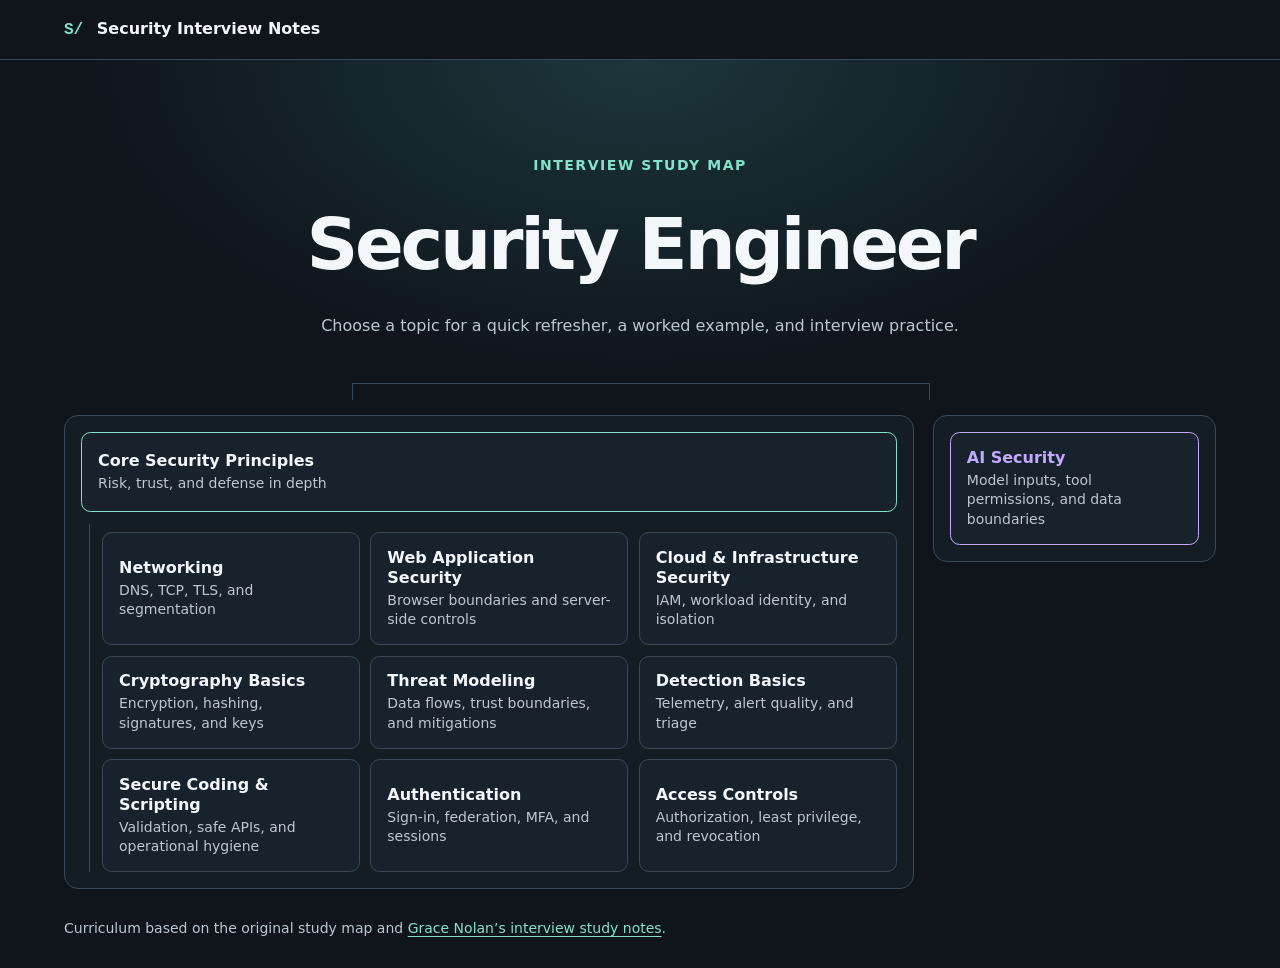
<file: index.html>
<!doctype html>
<html lang="en">
<head>
<meta charset="utf-8">
<meta name="viewport" content="width=device-width, initial-scale=1">
<meta name="color-scheme" content="dark">
<title>Study map | Security Interview Notes</title>
<link rel="stylesheet" href="styles.css">
</head>
<body>
<header class="masthead"><a class="brand" href="index.html"><span aria-hidden="true">S/</span> Security Interview Notes</a></header>
<main>
<section class="intro">
  <p class="eyebrow">Interview study map</p>
  <h1>Security Engineer</h1>
  <p>Choose a topic for a quick refresher, a worked example, and interview practice.</p>
</section>
<nav class="branches" aria-label="Study map">
  <section class="branch core" aria-label="Core Security Principles and related topics">
    <a class="node" href="core.html"><strong>Core Security Principles</strong><span>Risk, trust, and defense in depth</span></a>
    <div class="children">
      <a class="node" href="networking.html"><strong>Networking</strong><span>DNS, TCP, TLS, and segmentation</span></a><a class="node" href="web.html"><strong>Web Application Security</strong><span>Browser boundaries and server-side controls</span></a><a class="node" href="cloud.html"><strong>Cloud &amp; Infrastructure Security</strong><span>IAM, workload identity, and isolation</span></a><a class="node" href="crypto.html"><strong>Cryptography Basics</strong><span>Encryption, hashing, signatures, and keys</span></a><a class="node" href="threat-modeling.html"><strong>Threat Modeling</strong><span>Data flows, trust boundaries, and mitigations</span></a><a class="node" href="detection.html"><strong>Detection Basics</strong><span>Telemetry, alert quality, and triage</span></a><a class="node" href="coding.html"><strong>Secure Coding &amp; Scripting</strong><span>Validation, safe APIs, and operational hygiene</span></a><a class="node" href="authentication.html"><strong>Authentication</strong><span>Sign-in, federation, MFA, and sessions</span></a><a class="node" href="access-controls.html"><strong>Access Controls</strong><span>Authorization, least privilege, and revocation</span></a>
    </div>
  </section>
  <section class="branch ai" aria-label="AI Security"><a class="node" href="ai.html"><strong>AI Security</strong><span>Model inputs, tool permissions, and data boundaries</span></a></section>
</nav>
<footer>Curriculum based on the original study map and <a href="https://github.com/gracenolan/Notes/blob/master/interview-study-notes-for-security-engineering.md">Grace Nolan’s interview study notes</a>.</footer>
</main>
</body>
</html>
</file>
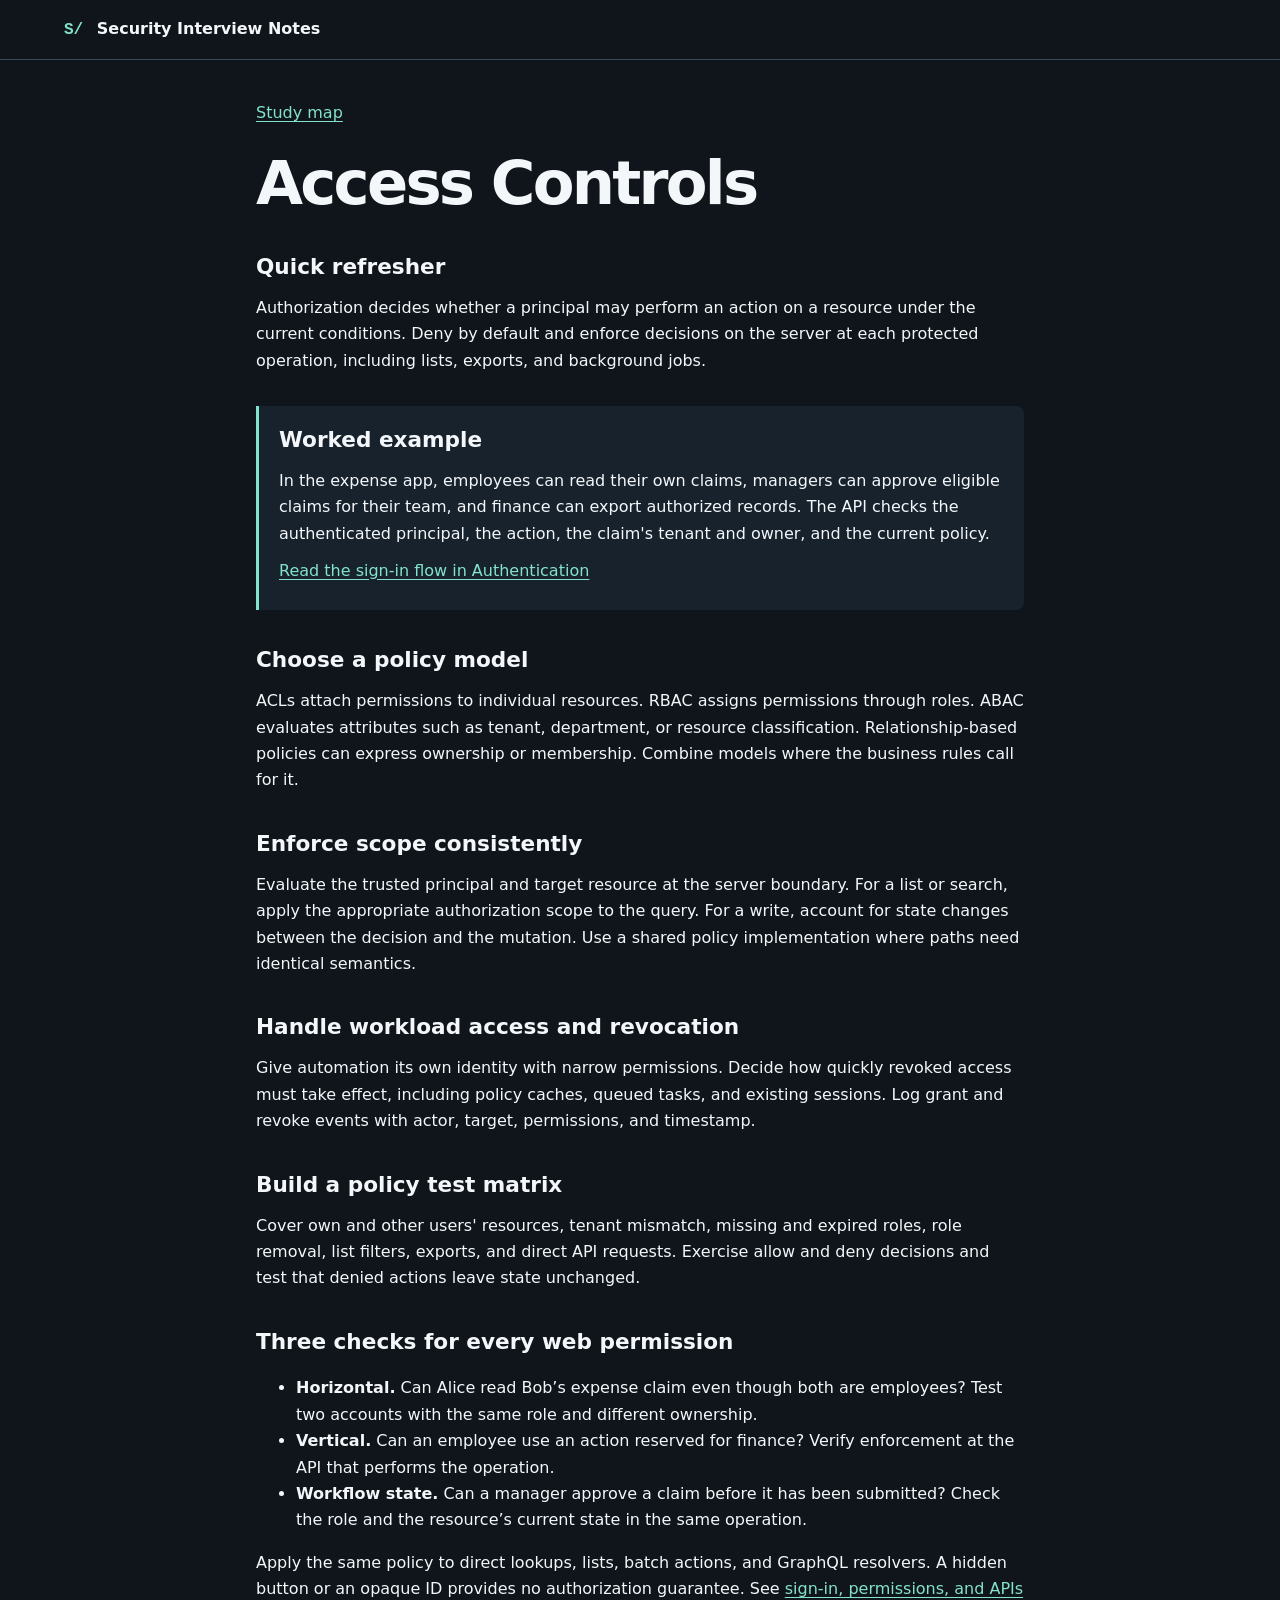
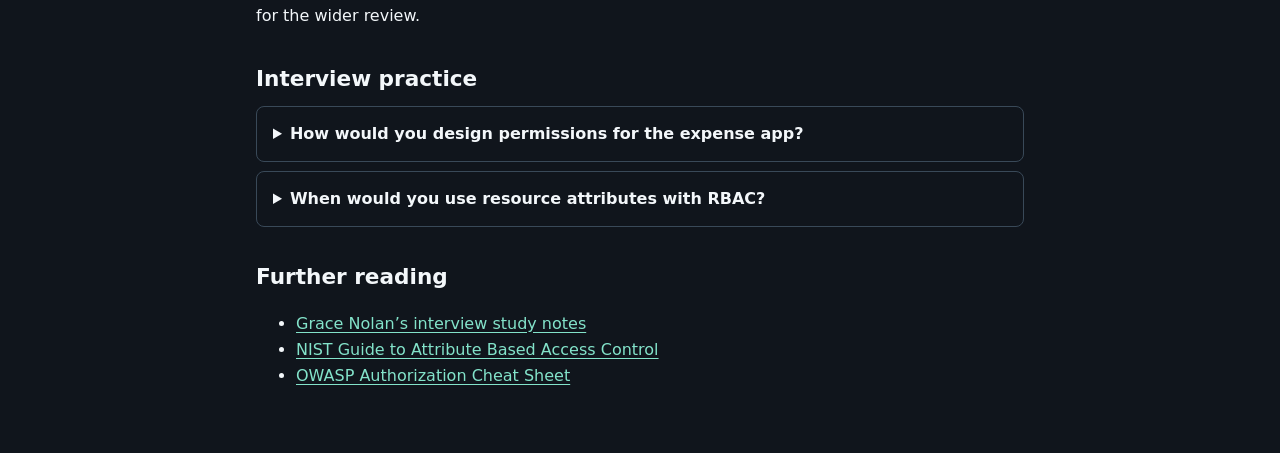
<file: access-controls.html>
<!doctype html>
<html lang="en">
<head>
<meta charset="utf-8">
<meta name="viewport" content="width=device-width, initial-scale=1">
<meta name="color-scheme" content="dark">
<title>Access Controls | Security Interview Notes</title>
<link rel="stylesheet" href="styles.css">
</head>
<body>
<header class="masthead"><a class="brand" href="index.html"><span aria-hidden="true">S/</span> Security Interview Notes</a></header>
<main>
<article>
  <nav class="breadcrumb" aria-label="Breadcrumb"><a href="index.html">Study map</a></nav>
  <h1>Access Controls</h1>
  <section><h2>Quick refresher</h2><p>Authorization decides whether a principal may perform an action on a resource under the current conditions. Deny by default and enforce decisions on the server at each protected operation, including lists, exports, and background jobs.</p></section>
  <section class="worked"><h2>Worked example</h2><p>In the expense app, employees can read their own claims, managers can approve eligible claims for their team, and finance can export authorized records. The API checks the authenticated principal, the action, the claim&#x27;s tenant and owner, and the current policy.</p><p><a href="authentication.html">Read the sign-in flow in Authentication</a></p></section>
  <section><h2>Choose a policy model</h2><p>ACLs attach permissions to individual resources. RBAC assigns permissions through roles. ABAC evaluates attributes such as tenant, department, or resource classification. Relationship-based policies can express ownership or membership. Combine models where the business rules call for it.</p></section><section><h2>Enforce scope consistently</h2><p>Evaluate the trusted principal and target resource at the server boundary. For a list or search, apply the appropriate authorization scope to the query. For a write, account for state changes between the decision and the mutation. Use a shared policy implementation where paths need identical semantics.</p></section><section><h2>Handle workload access and revocation</h2><p>Give automation its own identity with narrow permissions. Decide how quickly revoked access must take effect, including policy caches, queued tasks, and existing sessions. Log grant and revoke events with actor, target, permissions, and timestamp.</p></section><section><h2>Build a policy test matrix</h2><p>Cover own and other users&#x27; resources, tenant mismatch, missing and expired roles, role removal, list filters, exports, and direct API requests. Exercise allow and deny decisions and test that denied actions leave state unchanged.</p></section>
  <section id="web-permissions"><h2>Three checks for every web permission</h2>
    <ul>
      <li><strong>Horizontal.</strong> Can Alice read Bob’s expense claim even though both are employees? Test two accounts with the same role and different ownership.</li>
      <li><strong>Vertical.</strong> Can an employee use an action reserved for finance? Verify enforcement at the API that performs the operation.</li>
      <li><strong>Workflow state.</strong> Can a manager approve a claim before it has been submitted? Check the role and the resource’s current state in the same operation.</li>
    </ul>
    <p>Apply the same policy to direct lookups, lists, batch actions, and GraphQL resolvers. A hidden button or an opaque ID provides no authorization guarantee. See <a href="web.html#identity">sign-in, permissions, and APIs</a> for the wider review.</p>
  </section>
  <section><h2>Interview practice</h2><details><summary>How would you design permissions for the expense app?</summary><p>List the protected actions and principals. Use roles for broad capabilities and resource attributes for tenant and ownership checks. Enforce policy at the API and in background jobs. Test cross-tenant denial, revocation, and audit coverage.</p></details><details><summary>When would you use resource attributes with RBAC?</summary><p>When a role defines a capability but does not determine which objects it applies to. Managers can have the approve capability, with department and claim attributes limiting which approvals they can perform.</p></details></section>
  <section><h2>Further reading</h2><ul><li><a href="https://github.com/gracenolan/Notes/blob/master/interview-study-notes-for-security-engineering.md#identity">Grace Nolan’s interview study notes</a></li><li><a href="https://csrc.nist.gov/pubs/sp/800/162/upd2/final">NIST Guide to Attribute Based Access Control</a></li><li><a href="https://cheatsheetseries.owasp.org/cheatsheets/Authorization_Cheat_Sheet.html">OWASP Authorization Cheat Sheet</a></li></ul></section>
</article>
</main>
</body>
</html>
</file>
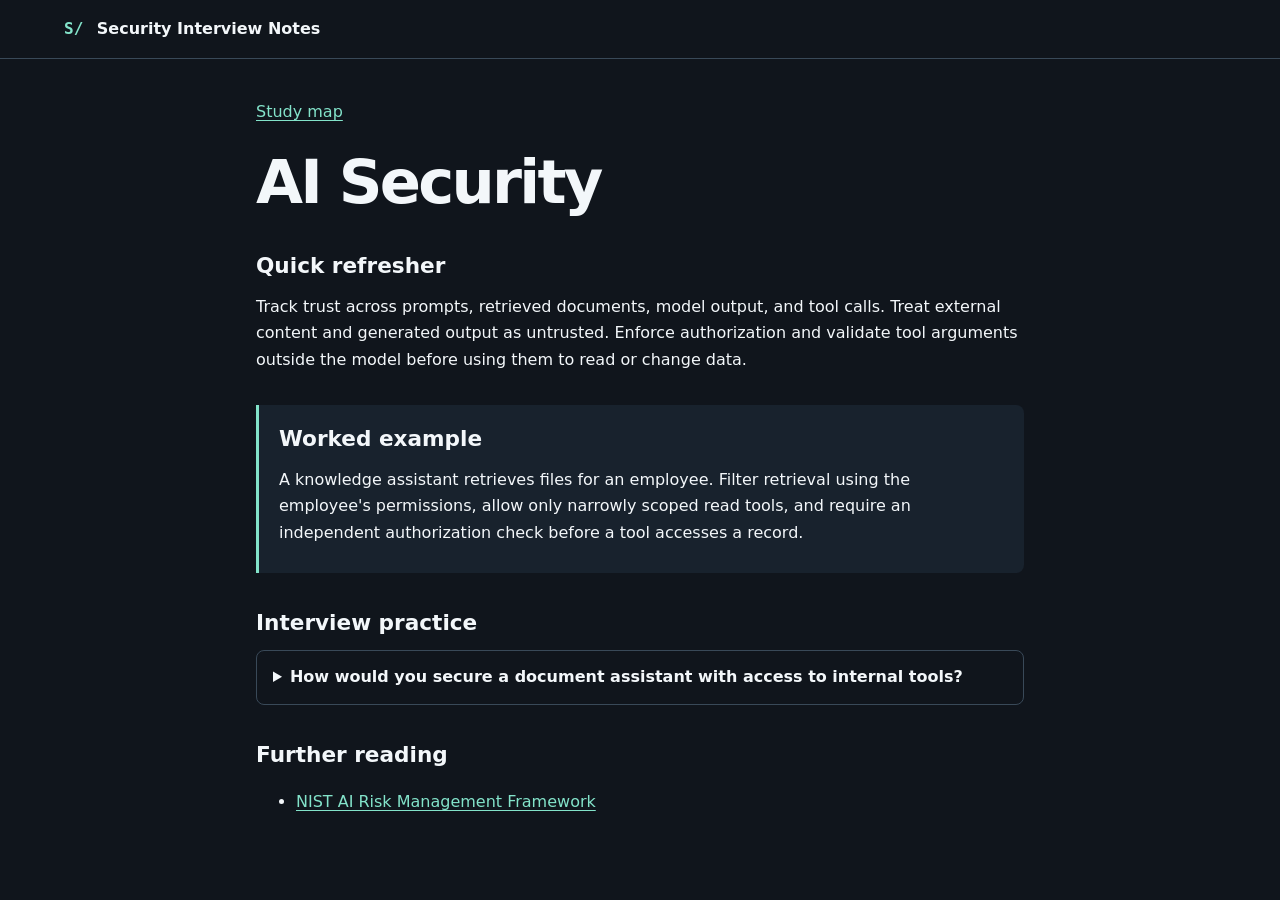
<file: ai.html>
<!doctype html>
<html lang="en">
<head>
<meta charset="utf-8">
<meta name="viewport" content="width=device-width, initial-scale=1">
<meta name="color-scheme" content="dark">
<title>AI Security | Security Interview Notes</title>
<link rel="stylesheet" href="styles.css">
</head>
<body>
<header class="masthead"><a class="brand" href="index.html"><span aria-hidden="true">S/</span> Security Interview Notes</a></header>
<main>
<article>
  <nav class="breadcrumb" aria-label="Breadcrumb"><a href="index.html">Study map</a></nav>
  <h1>AI Security</h1>
  <section><h2>Quick refresher</h2><p>Track trust across prompts, retrieved documents, model output, and tool calls. Treat external content and generated output as untrusted. Enforce authorization and validate tool arguments outside the model before using them to read or change data.</p></section>
  <section class="worked"><h2>Worked example</h2><p>A knowledge assistant retrieves files for an employee. Filter retrieval using the employee&#x27;s permissions, allow only narrowly scoped read tools, and require an independent authorization check before a tool accesses a record.</p></section>
  
  <section><h2>Interview practice</h2><details><summary>How would you secure a document assistant with access to internal tools?</summary><p>Map data flows and trust boundaries, scope retrieval and tool access to the user, validate requested actions, and test with untrusted content and fake records. Monitor unexpected tool calls and protect sensitive log fields.</p></details></section>
  <section><h2>Further reading</h2><ul><li><a href="https://www.nist.gov/itl/ai-risk-management-framework">NIST AI Risk Management Framework</a></li></ul></section>
</article>
</main>
</body>
</html>
</file>
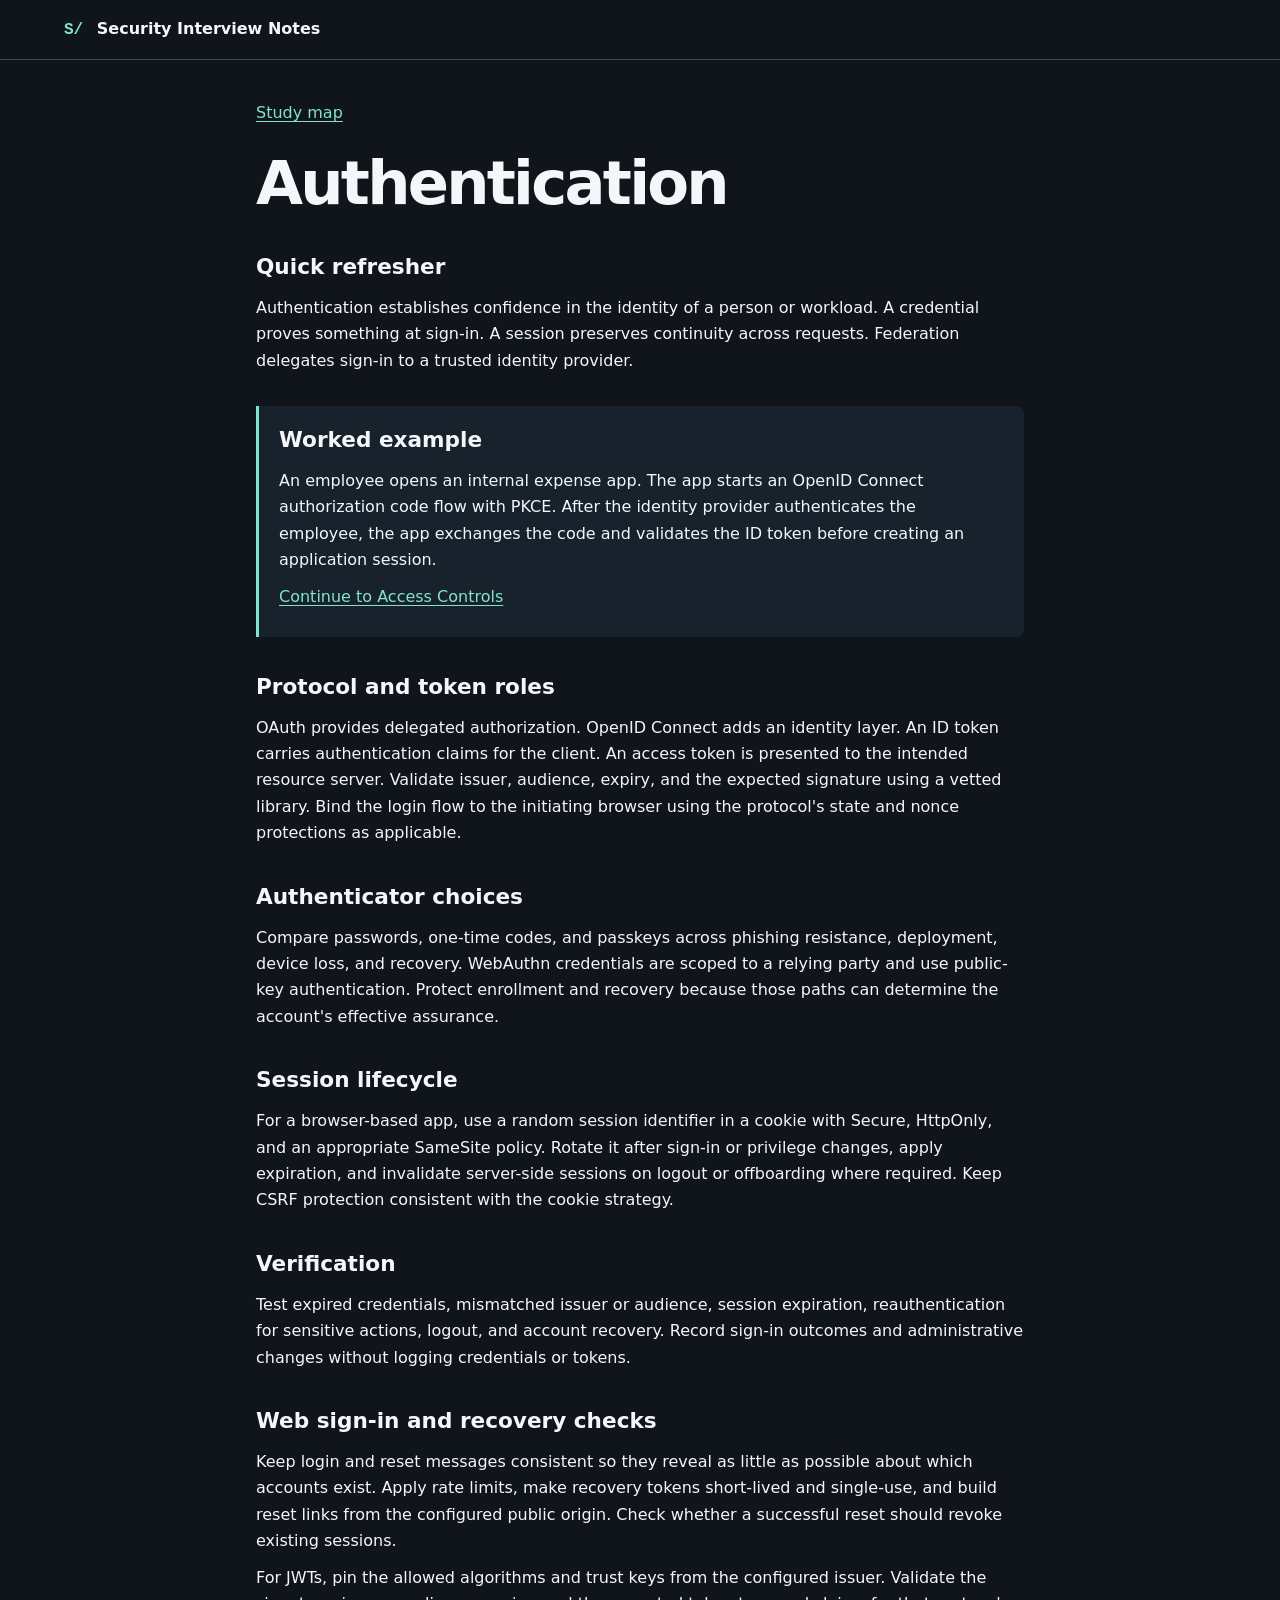
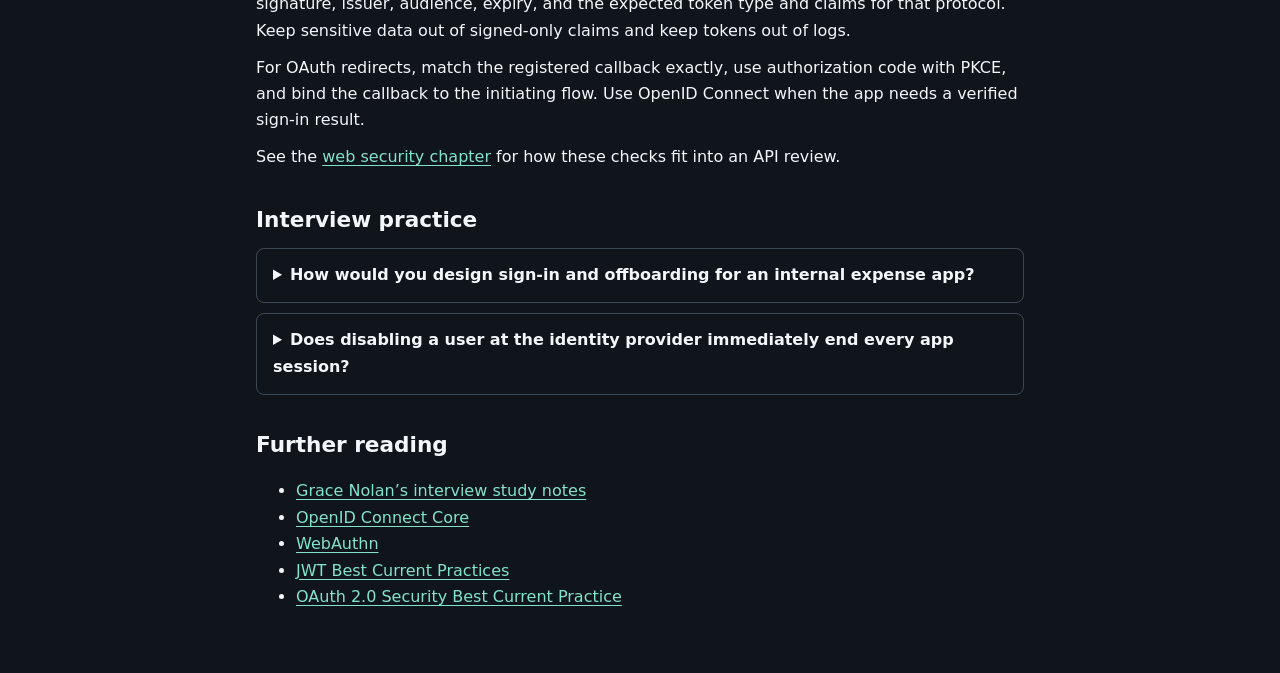
<file: authentication.html>
<!doctype html>
<html lang="en">
<head>
<meta charset="utf-8">
<meta name="viewport" content="width=device-width, initial-scale=1">
<meta name="color-scheme" content="dark">
<title>Authentication | Security Interview Notes</title>
<link rel="stylesheet" href="styles.css">
</head>
<body>
<header class="masthead"><a class="brand" href="index.html"><span aria-hidden="true">S/</span> Security Interview Notes</a></header>
<main>
<article>
  <nav class="breadcrumb" aria-label="Breadcrumb"><a href="index.html">Study map</a></nav>
  <h1>Authentication</h1>
  <section><h2>Quick refresher</h2><p>Authentication establishes confidence in the identity of a person or workload. A credential proves something at sign-in. A session preserves continuity across requests. Federation delegates sign-in to a trusted identity provider.</p></section>
  <section class="worked"><h2>Worked example</h2><p>An employee opens an internal expense app. The app starts an OpenID Connect authorization code flow with PKCE. After the identity provider authenticates the employee, the app exchanges the code and validates the ID token before creating an application session.</p><p><a href="access-controls.html">Continue to Access Controls</a></p></section>
  <section><h2>Protocol and token roles</h2><p>OAuth provides delegated authorization. OpenID Connect adds an identity layer. An ID token carries authentication claims for the client. An access token is presented to the intended resource server. Validate issuer, audience, expiry, and the expected signature using a vetted library. Bind the login flow to the initiating browser using the protocol&#x27;s state and nonce protections as applicable.</p></section><section><h2>Authenticator choices</h2><p>Compare passwords, one-time codes, and passkeys across phishing resistance, deployment, device loss, and recovery. WebAuthn credentials are scoped to a relying party and use public-key authentication. Protect enrollment and recovery because those paths can determine the account&#x27;s effective assurance.</p></section><section><h2>Session lifecycle</h2><p>For a browser-based app, use a random session identifier in a cookie with Secure, HttpOnly, and an appropriate SameSite policy. Rotate it after sign-in or privilege changes, apply expiration, and invalidate server-side sessions on logout or offboarding where required. Keep CSRF protection consistent with the cookie strategy.</p></section><section><h2>Verification</h2><p>Test expired credentials, mismatched issuer or audience, session expiration, reauthentication for sensitive actions, logout, and account recovery. Record sign-in outcomes and administrative changes without logging credentials or tokens.</p></section>
  <section id="web-sign-in"><h2>Web sign-in and recovery checks</h2>
    <p>Keep login and reset messages consistent so they reveal as little as possible about which accounts exist. Apply rate limits, make recovery tokens short-lived and single-use, and build reset links from the configured public origin. Check whether a successful reset should revoke existing sessions.</p>
    <p>For JWTs, pin the allowed algorithms and trust keys from the configured issuer. Validate the signature, issuer, audience, expiry, and the expected token type and claims for that protocol. Keep sensitive data out of signed-only claims and keep tokens out of logs.</p>
    <p>For OAuth redirects, match the registered callback exactly, use authorization code with PKCE, and bind the callback to the initiating flow. Use OpenID Connect when the app needs a verified sign-in result.</p>
    <p>See the <a href="web.html#identity">web security chapter</a> for how these checks fit into an API review.</p>
  </section>
  <section><h2>Interview practice</h2><details><summary>How would you design sign-in and offboarding for an internal expense app?</summary><p>Use the organization&#x27;s identity provider with phishing-resistant MFA where appropriate. Establish an application session after validating the sign-in result. On departure, disable the identity and revoke relevant app sessions and tokens. Verify how quickly each layer reflects the departure.</p></details><details><summary>Does disabling a user at the identity provider immediately end every app session?</summary><p>It depends on session and token design. A locally validated token may remain usable until expiry. An application session may persist until invalidation or a fresh policy check. Set a revocation target and test it end to end.</p></details></section>
  <section><h2>Further reading</h2><ul><li><a href="https://github.com/gracenolan/Notes/blob/master/interview-study-notes-for-security-engineering.md#authentication">Grace Nolan’s interview study notes</a></li><li><a href="https://openid.net/specs/openid-connect-core-1_0.html">OpenID Connect Core</a></li><li><a href="https://www.w3.org/TR/webauthn-2/">WebAuthn</a></li><li><a href="https://www.rfc-editor.org/rfc/rfc8725.html">JWT Best Current Practices</a></li><li><a href="https://www.rfc-editor.org/rfc/rfc9700.html">OAuth 2.0 Security Best Current Practice</a></li></ul></section>
</article>
</main>
</body>
</html>
</file>
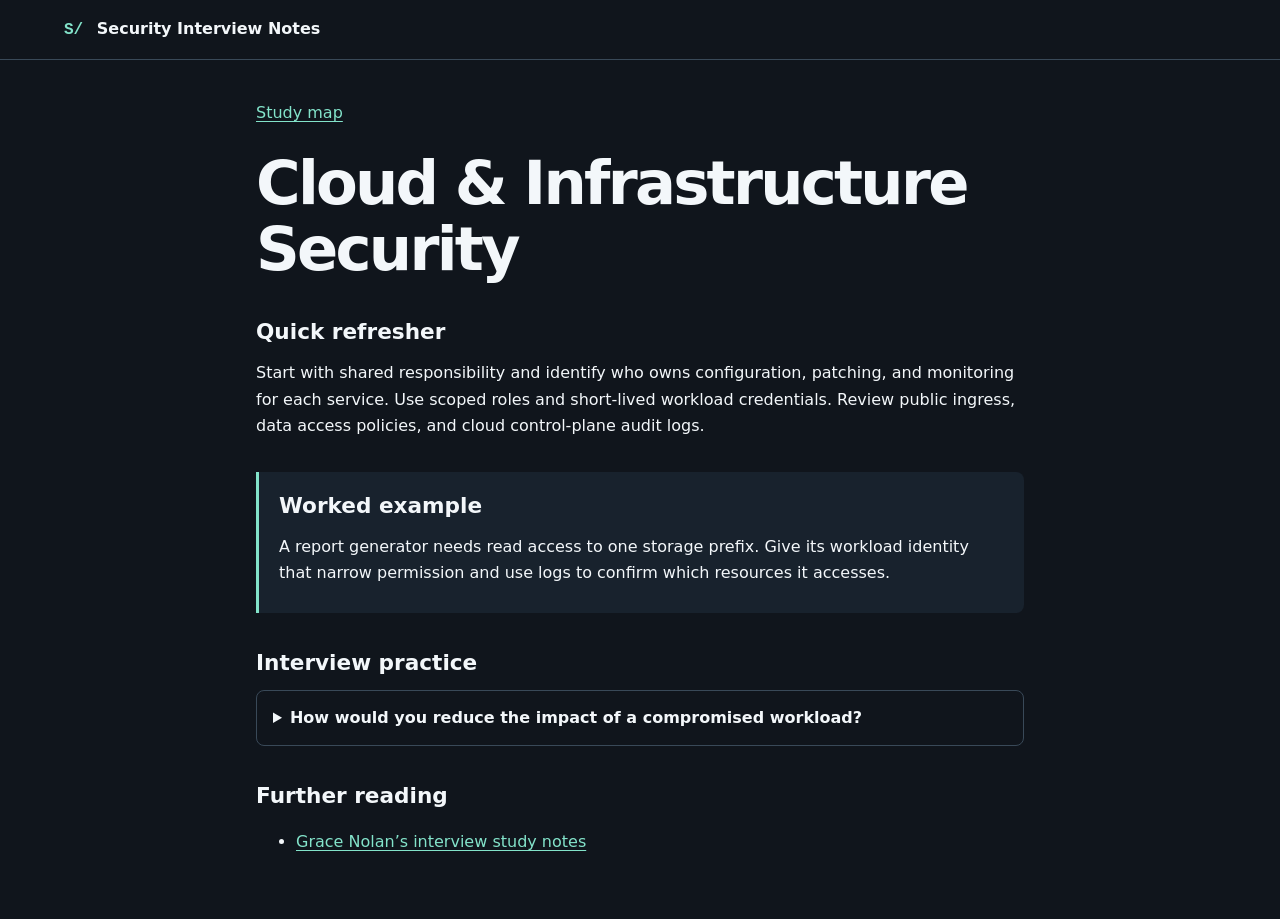
<file: cloud.html>
<!doctype html>
<html lang="en">
<head>
<meta charset="utf-8">
<meta name="viewport" content="width=device-width, initial-scale=1">
<meta name="color-scheme" content="dark">
<title>Cloud &amp; Infrastructure Security | Security Interview Notes</title>
<link rel="stylesheet" href="styles.css">
</head>
<body>
<header class="masthead"><a class="brand" href="index.html"><span aria-hidden="true">S/</span> Security Interview Notes</a></header>
<main>
<article>
  <nav class="breadcrumb" aria-label="Breadcrumb"><a href="index.html">Study map</a></nav>
  <h1>Cloud &amp; Infrastructure Security</h1>
  <section><h2>Quick refresher</h2><p>Start with shared responsibility and identify who owns configuration, patching, and monitoring for each service. Use scoped roles and short-lived workload credentials. Review public ingress, data access policies, and cloud control-plane audit logs.</p></section>
  <section class="worked"><h2>Worked example</h2><p>A report generator needs read access to one storage prefix. Give its workload identity that narrow permission and use logs to confirm which resources it accesses.</p></section>
  
  <section><h2>Interview practice</h2><details><summary>How would you reduce the impact of a compromised workload?</summary><p>Limit the workload&#x27;s identity and network reach, isolate environments, prefer short-lived credentials, and monitor privileged actions and unusual data access.</p></details></section>
  <section><h2>Further reading</h2><ul><li><a href="https://github.com/gracenolan/Notes/blob/master/interview-study-notes-for-security-engineering.md#infrastructure-prod--cloud-virtualisation">Grace Nolan’s interview study notes</a></li></ul></section>
</article>
</main>
</body>
</html>
</file>
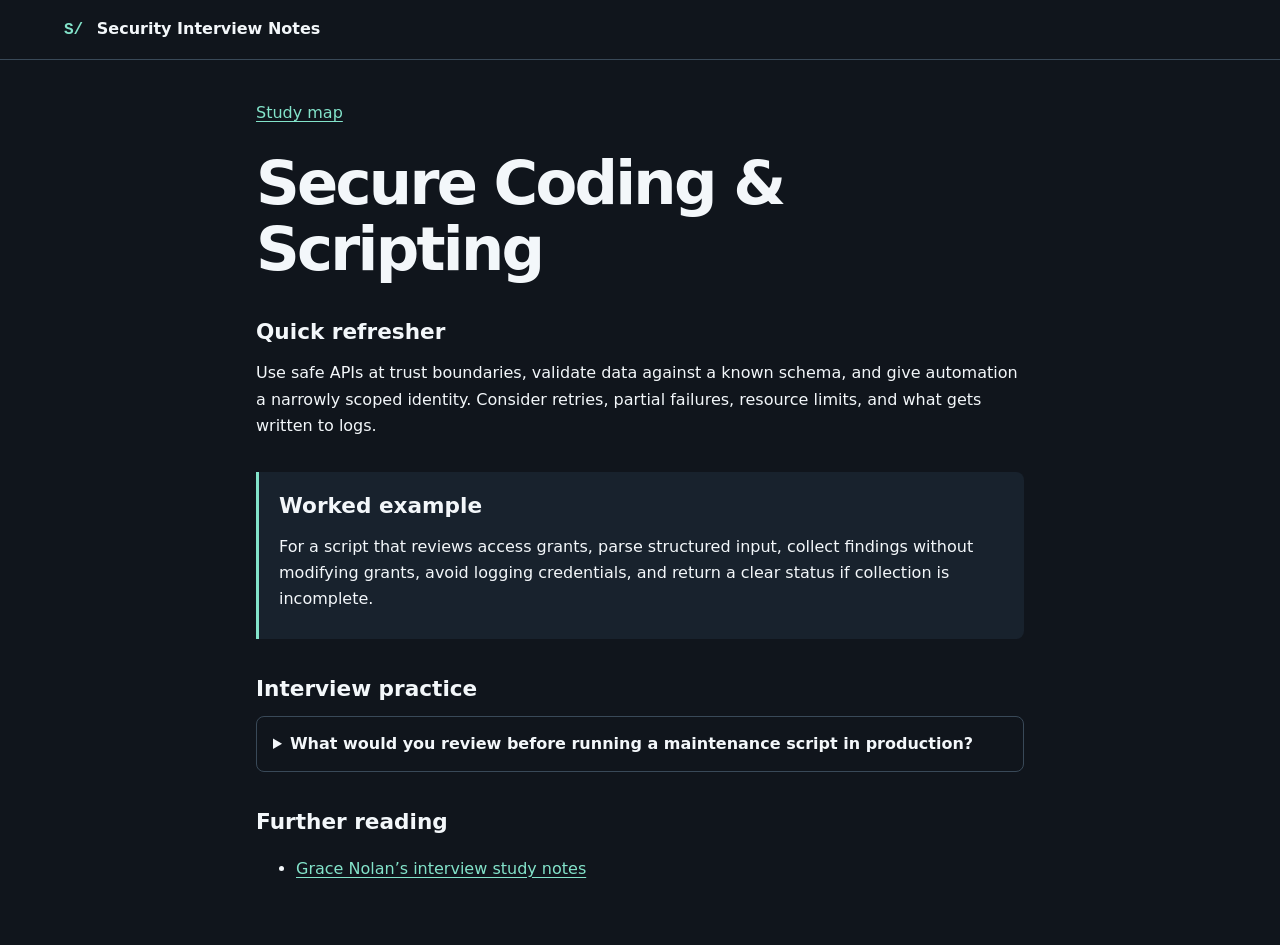
<file: coding.html>
<!doctype html>
<html lang="en">
<head>
<meta charset="utf-8">
<meta name="viewport" content="width=device-width, initial-scale=1">
<meta name="color-scheme" content="dark">
<title>Secure Coding &amp; Scripting | Security Interview Notes</title>
<link rel="stylesheet" href="styles.css">
</head>
<body>
<header class="masthead"><a class="brand" href="index.html"><span aria-hidden="true">S/</span> Security Interview Notes</a></header>
<main>
<article>
  <nav class="breadcrumb" aria-label="Breadcrumb"><a href="index.html">Study map</a></nav>
  <h1>Secure Coding &amp; Scripting</h1>
  <section><h2>Quick refresher</h2><p>Use safe APIs at trust boundaries, validate data against a known schema, and give automation a narrowly scoped identity. Consider retries, partial failures, resource limits, and what gets written to logs.</p></section>
  <section class="worked"><h2>Worked example</h2><p>For a script that reviews access grants, parse structured input, collect findings without modifying grants, avoid logging credentials, and return a clear status if collection is incomplete.</p></section>
  
  <section><h2>Interview practice</h2><details><summary>What would you review before running a maintenance script in production?</summary><p>Inspect its permissions, input validation, logging, retry behavior, and impact on partial failure. Test it against representative data and verify that operators can reconcile changes.</p></details></section>
  <section><h2>Further reading</h2><ul><li><a href="https://github.com/gracenolan/Notes/blob/master/interview-study-notes-for-security-engineering.md#coding--algorithms">Grace Nolan’s interview study notes</a></li></ul></section>
</article>
</main>
</body>
</html>
</file>
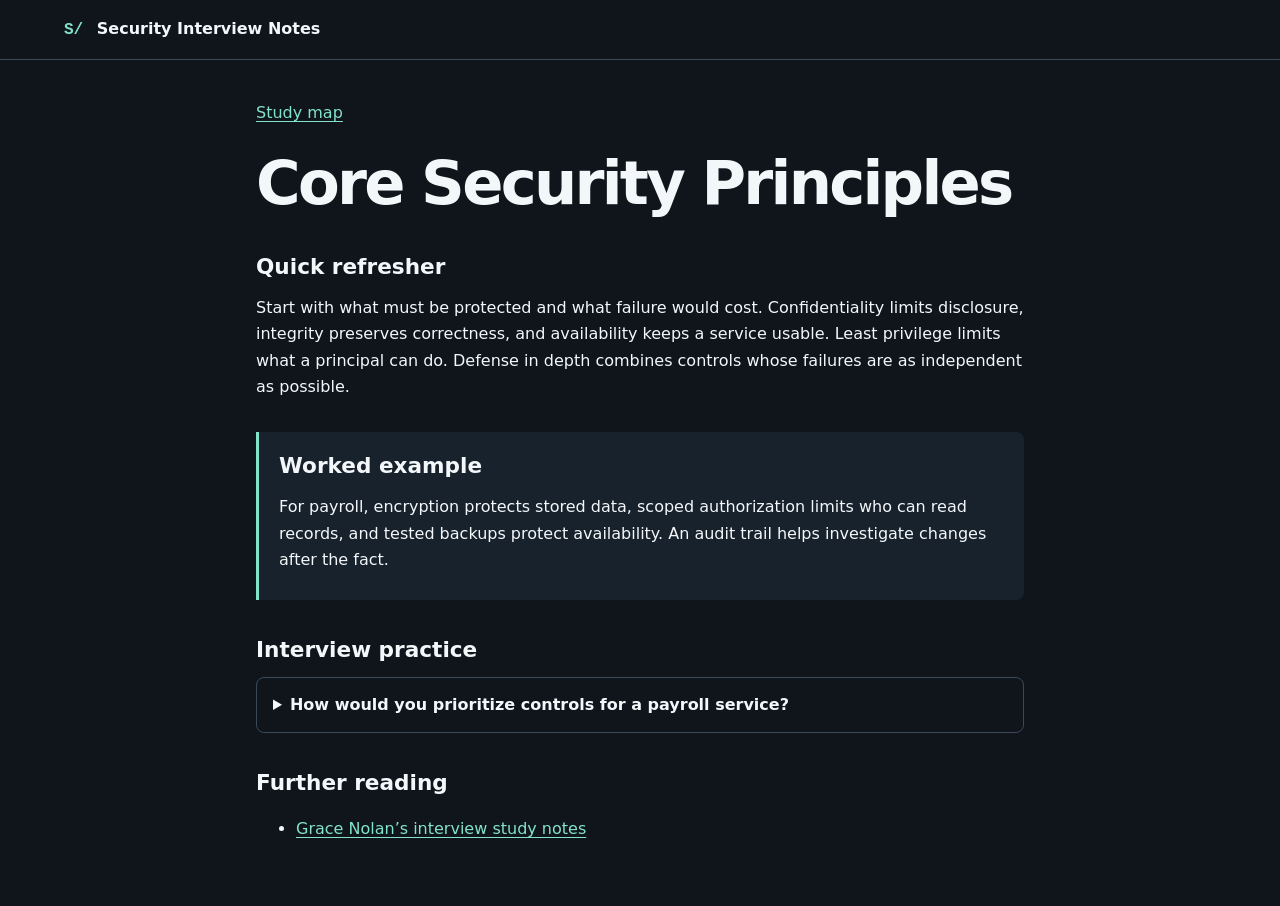
<file: core.html>
<!doctype html>
<html lang="en">
<head>
<meta charset="utf-8">
<meta name="viewport" content="width=device-width, initial-scale=1">
<meta name="color-scheme" content="dark">
<title>Core Security Principles | Security Interview Notes</title>
<link rel="stylesheet" href="styles.css">
</head>
<body>
<header class="masthead"><a class="brand" href="index.html"><span aria-hidden="true">S/</span> Security Interview Notes</a></header>
<main>
<article>
  <nav class="breadcrumb" aria-label="Breadcrumb"><a href="index.html">Study map</a></nav>
  <h1>Core Security Principles</h1>
  <section><h2>Quick refresher</h2><p>Start with what must be protected and what failure would cost. Confidentiality limits disclosure, integrity preserves correctness, and availability keeps a service usable. Least privilege limits what a principal can do. Defense in depth combines controls whose failures are as independent as possible.</p></section>
  <section class="worked"><h2>Worked example</h2><p>For payroll, encryption protects stored data, scoped authorization limits who can read records, and tested backups protect availability. An audit trail helps investigate changes after the fact.</p></section>
  
  <section><h2>Interview practice</h2><details><summary>How would you prioritize controls for a payroll service?</summary><p>Identify the sensitive data and critical workflows, then estimate the likelihood and business impact of failures. Choose preventive and detective controls, assign an owner, and verify each control with evidence.</p></details></section>
  <section><h2>Further reading</h2><ul><li><a href="https://github.com/gracenolan/Notes/blob/master/interview-study-notes-for-security-engineering.md#mitigations">Grace Nolan’s interview study notes</a></li></ul></section>
</article>
</main>
</body>
</html>
</file>
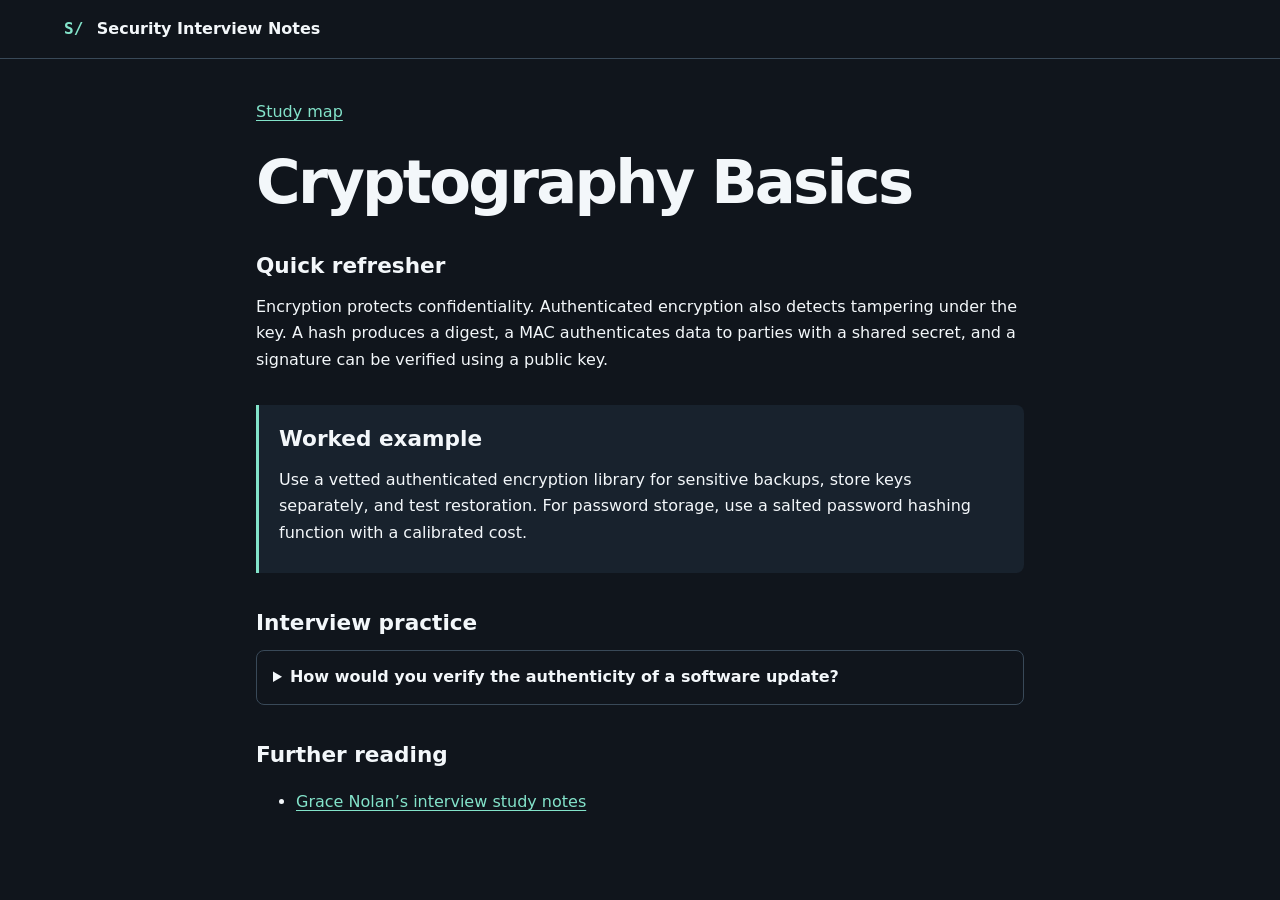
<file: crypto.html>
<!doctype html>
<html lang="en">
<head>
<meta charset="utf-8">
<meta name="viewport" content="width=device-width, initial-scale=1">
<meta name="color-scheme" content="dark">
<title>Cryptography Basics | Security Interview Notes</title>
<link rel="stylesheet" href="styles.css">
</head>
<body>
<header class="masthead"><a class="brand" href="index.html"><span aria-hidden="true">S/</span> Security Interview Notes</a></header>
<main>
<article>
  <nav class="breadcrumb" aria-label="Breadcrumb"><a href="index.html">Study map</a></nav>
  <h1>Cryptography Basics</h1>
  <section><h2>Quick refresher</h2><p>Encryption protects confidentiality. Authenticated encryption also detects tampering under the key. A hash produces a digest, a MAC authenticates data to parties with a shared secret, and a signature can be verified using a public key.</p></section>
  <section class="worked"><h2>Worked example</h2><p>Use a vetted authenticated encryption library for sensitive backups, store keys separately, and test restoration. For password storage, use a salted password hashing function with a calibrated cost.</p></section>
  
  <section><h2>Interview practice</h2><details><summary>How would you verify the authenticity of a software update?</summary><p>Verify a digital signature against a trusted signing key or trust chain. Explain how the client obtains trust, how key rotation works, and how rollback is handled.</p></details></section>
  <section><h2>Further reading</h2><ul><li><a href="https://github.com/gracenolan/Notes/blob/master/interview-study-notes-for-security-engineering.md#cryptography">Grace Nolan’s interview study notes</a></li></ul></section>
</article>
</main>
</body>
</html>
</file>
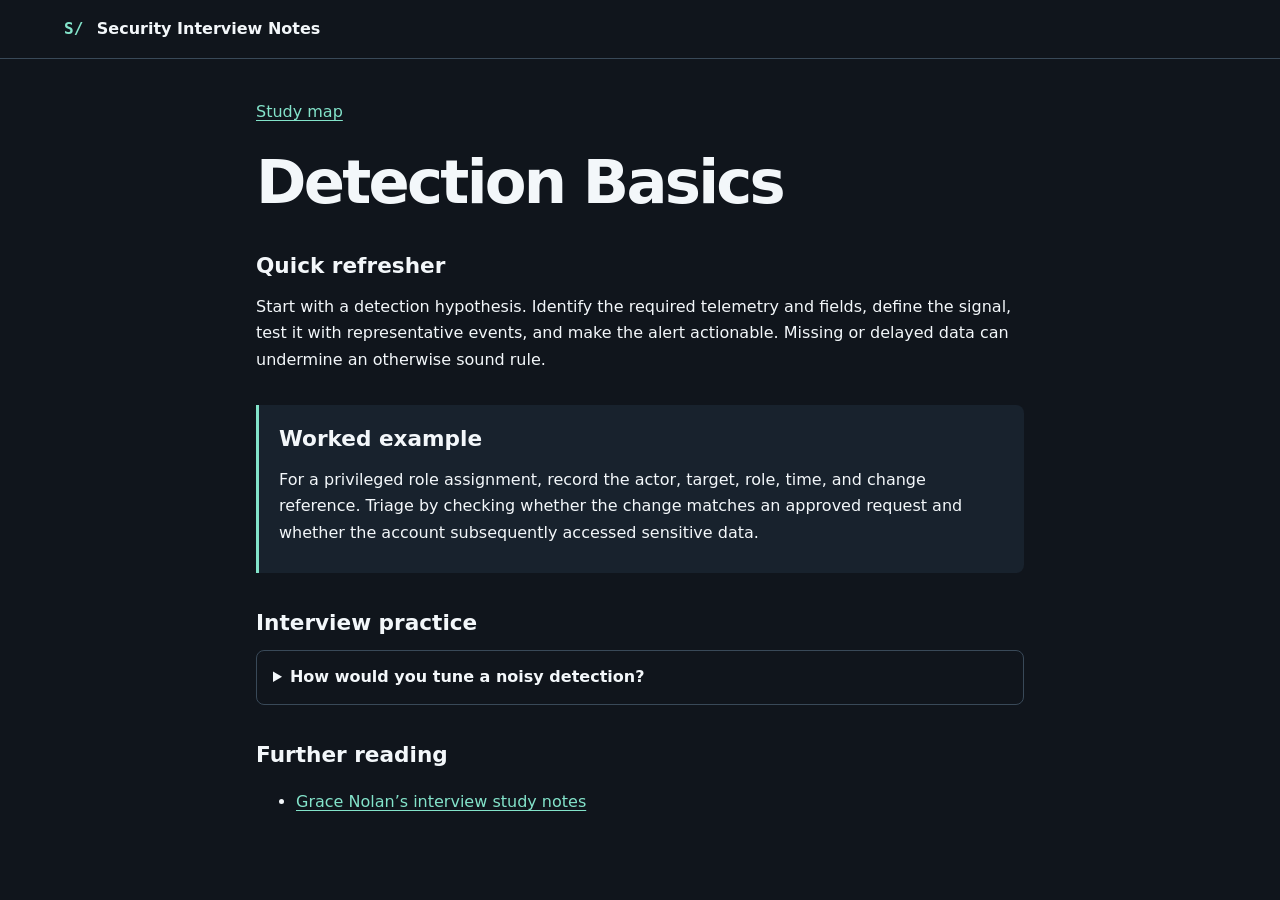
<file: detection.html>
<!doctype html>
<html lang="en">
<head>
<meta charset="utf-8">
<meta name="viewport" content="width=device-width, initial-scale=1">
<meta name="color-scheme" content="dark">
<title>Detection Basics | Security Interview Notes</title>
<link rel="stylesheet" href="styles.css">
</head>
<body>
<header class="masthead"><a class="brand" href="index.html"><span aria-hidden="true">S/</span> Security Interview Notes</a></header>
<main>
<article>
  <nav class="breadcrumb" aria-label="Breadcrumb"><a href="index.html">Study map</a></nav>
  <h1>Detection Basics</h1>
  <section><h2>Quick refresher</h2><p>Start with a detection hypothesis. Identify the required telemetry and fields, define the signal, test it with representative events, and make the alert actionable. Missing or delayed data can undermine an otherwise sound rule.</p></section>
  <section class="worked"><h2>Worked example</h2><p>For a privileged role assignment, record the actor, target, role, time, and change reference. Triage by checking whether the change matches an approved request and whether the account subsequently accessed sensitive data.</p></section>
  
  <section><h2>Interview practice</h2><details><summary>How would you tune a noisy detection?</summary><p>Review false positives, measure volume, and add context such as approval records or asset criticality. Retest intended cases and check for blind spots before deploying.</p></details></section>
  <section><h2>Further reading</h2><ul><li><a href="https://github.com/gracenolan/Notes/blob/master/interview-study-notes-for-security-engineering.md#detection">Grace Nolan’s interview study notes</a></li></ul></section>
</article>
</main>
</body>
</html>
</file>
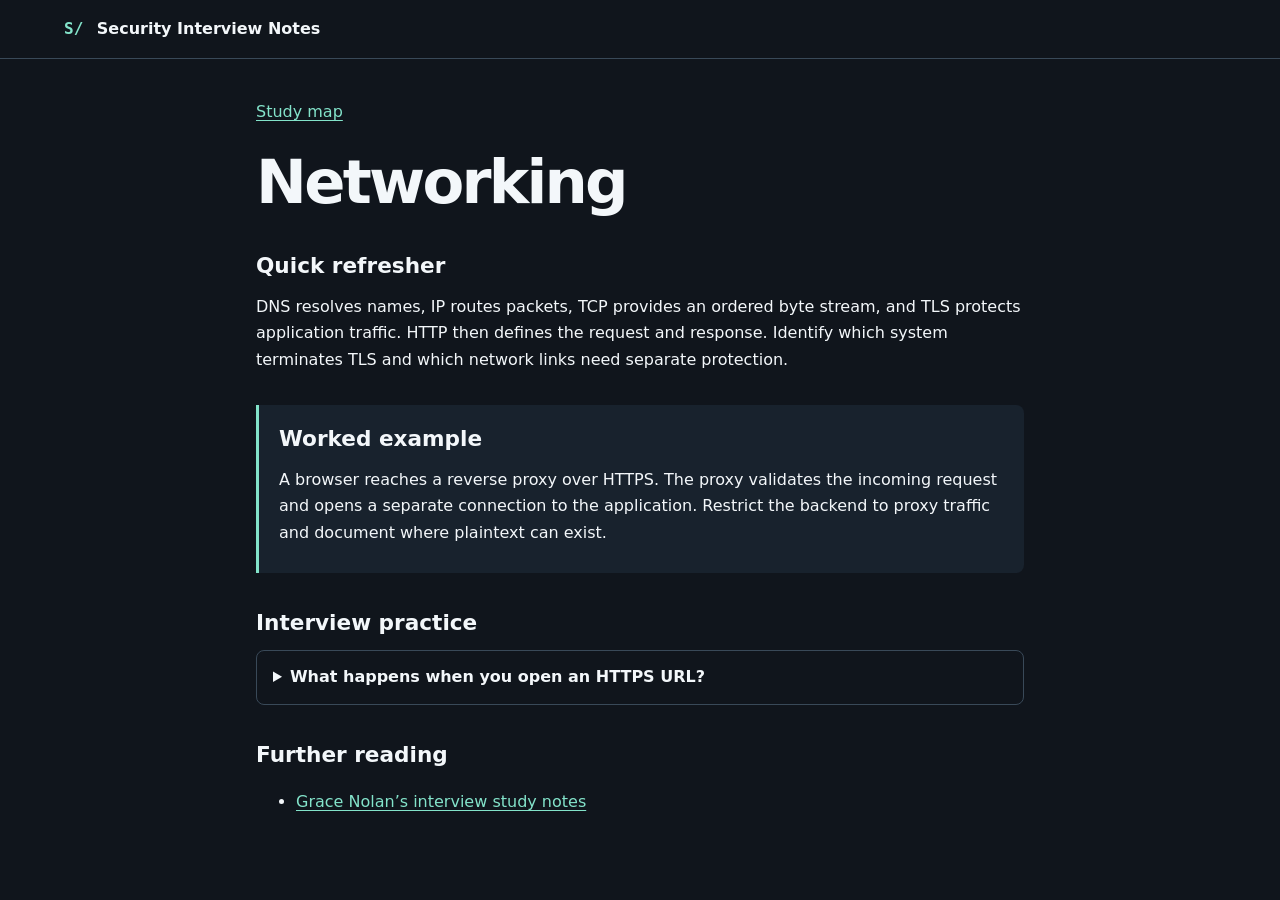
<file: networking.html>
<!doctype html>
<html lang="en">
<head>
<meta charset="utf-8">
<meta name="viewport" content="width=device-width, initial-scale=1">
<meta name="color-scheme" content="dark">
<title>Networking | Security Interview Notes</title>
<link rel="stylesheet" href="styles.css">
</head>
<body>
<header class="masthead"><a class="brand" href="index.html"><span aria-hidden="true">S/</span> Security Interview Notes</a></header>
<main>
<article>
  <nav class="breadcrumb" aria-label="Breadcrumb"><a href="index.html">Study map</a></nav>
  <h1>Networking</h1>
  <section><h2>Quick refresher</h2><p>DNS resolves names, IP routes packets, TCP provides an ordered byte stream, and TLS protects application traffic. HTTP then defines the request and response. Identify which system terminates TLS and which network links need separate protection.</p></section>
  <section class="worked"><h2>Worked example</h2><p>A browser reaches a reverse proxy over HTTPS. The proxy validates the incoming request and opens a separate connection to the application. Restrict the backend to proxy traffic and document where plaintext can exist.</p></section>
  
  <section><h2>Interview practice</h2><details><summary>What happens when you open an HTTPS URL?</summary><p>Walk through name resolution, connection establishment, TLS certificate validation and key negotiation, then the HTTP exchange. Mention cached DNS or reused connections if relevant.</p></details></section>
  <section><h2>Further reading</h2><ul><li><a href="https://github.com/gracenolan/Notes/blob/master/interview-study-notes-for-security-engineering.md#networking">Grace Nolan’s interview study notes</a></li></ul></section>
</article>
</main>
</body>
</html>
</file>
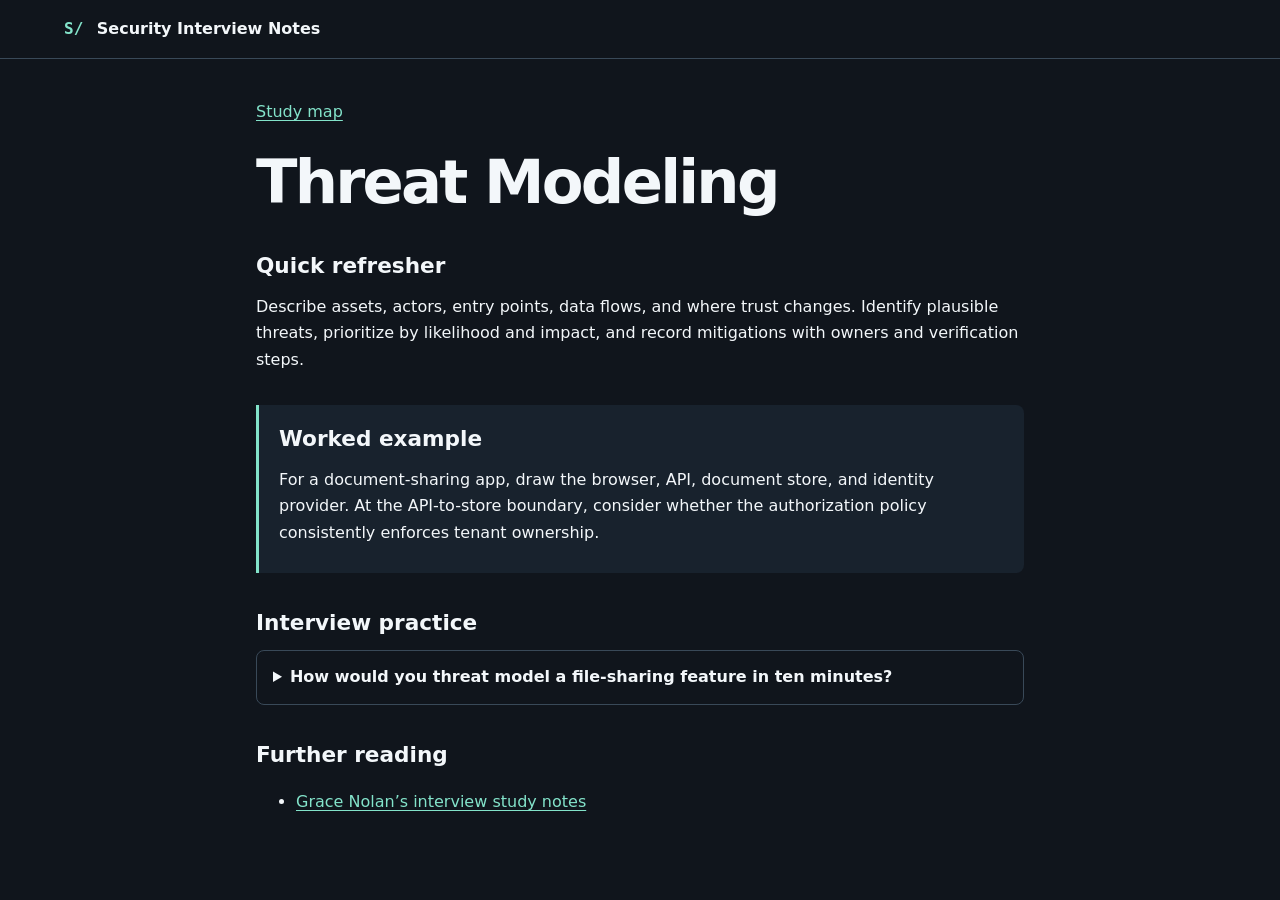
<file: threat-modeling.html>
<!doctype html>
<html lang="en">
<head>
<meta charset="utf-8">
<meta name="viewport" content="width=device-width, initial-scale=1">
<meta name="color-scheme" content="dark">
<title>Threat Modeling | Security Interview Notes</title>
<link rel="stylesheet" href="styles.css">
</head>
<body>
<header class="masthead"><a class="brand" href="index.html"><span aria-hidden="true">S/</span> Security Interview Notes</a></header>
<main>
<article>
  <nav class="breadcrumb" aria-label="Breadcrumb"><a href="index.html">Study map</a></nav>
  <h1>Threat Modeling</h1>
  <section><h2>Quick refresher</h2><p>Describe assets, actors, entry points, data flows, and where trust changes. Identify plausible threats, prioritize by likelihood and impact, and record mitigations with owners and verification steps.</p></section>
  <section class="worked"><h2>Worked example</h2><p>For a document-sharing app, draw the browser, API, document store, and identity provider. At the API-to-store boundary, consider whether the authorization policy consistently enforces tenant ownership.</p></section>
  
  <section><h2>Interview practice</h2><details><summary>How would you threat model a file-sharing feature in ten minutes?</summary><p>Agree on scope and assets, sketch the data flow, identify trust boundaries, prioritize a few concrete failure scenarios, and propose controls with tests.</p></details></section>
  <section><h2>Further reading</h2><ul><li><a href="https://github.com/gracenolan/Notes/blob/master/interview-study-notes-for-security-engineering.md#threat-modelling">Grace Nolan’s interview study notes</a></li></ul></section>
</article>
</main>
</body>
</html>
</file>
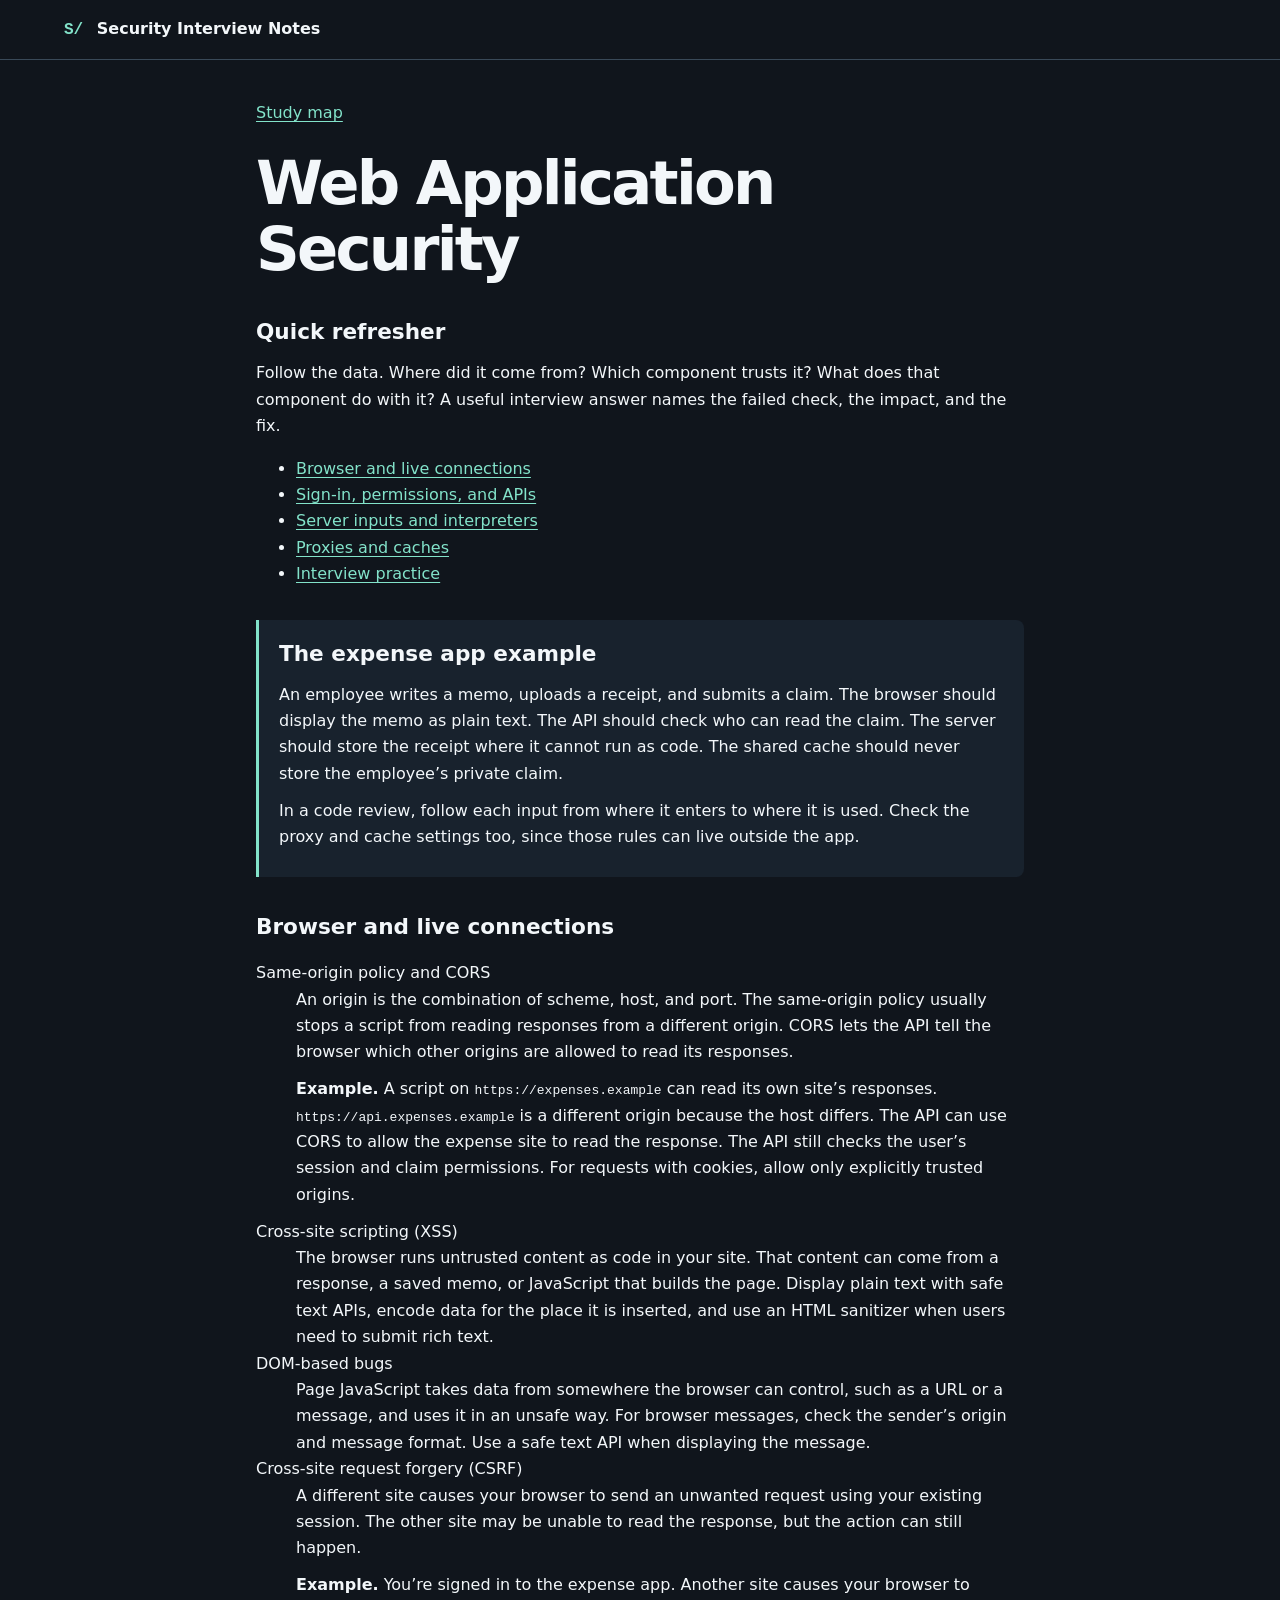
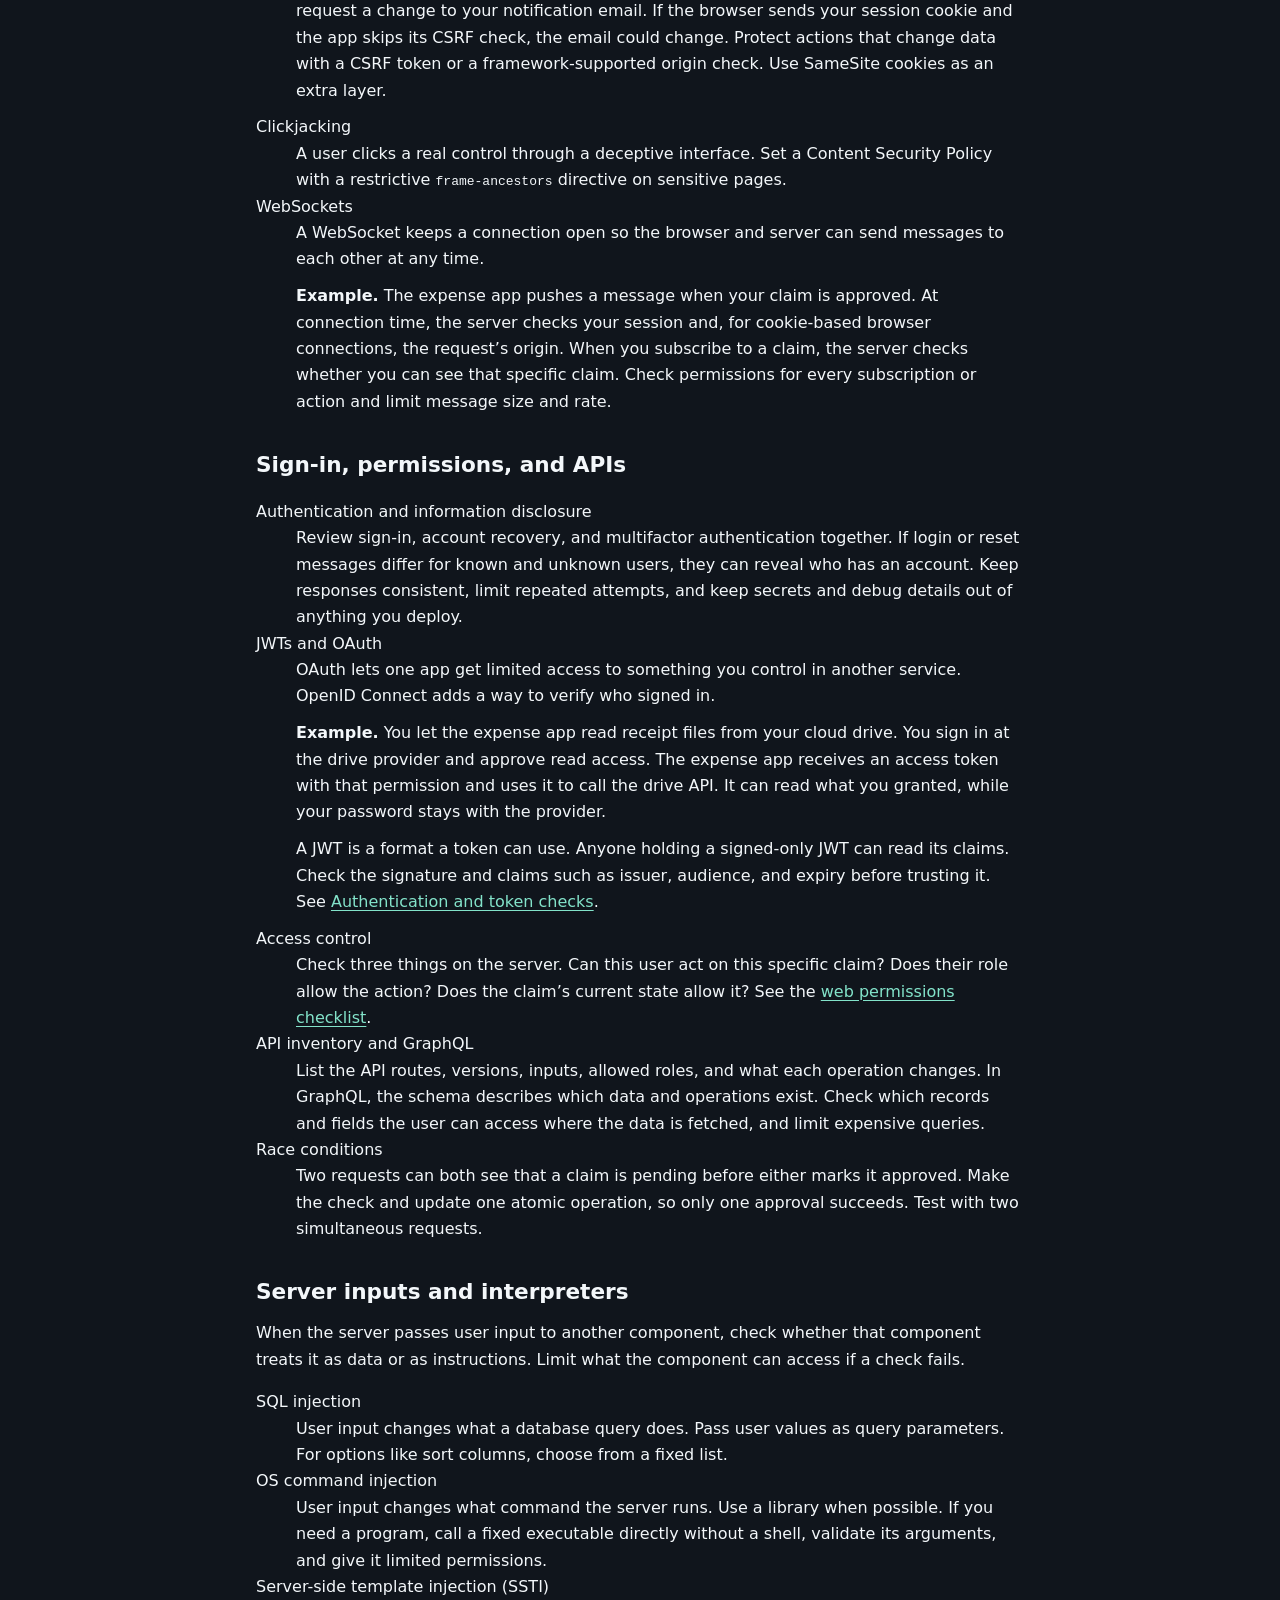
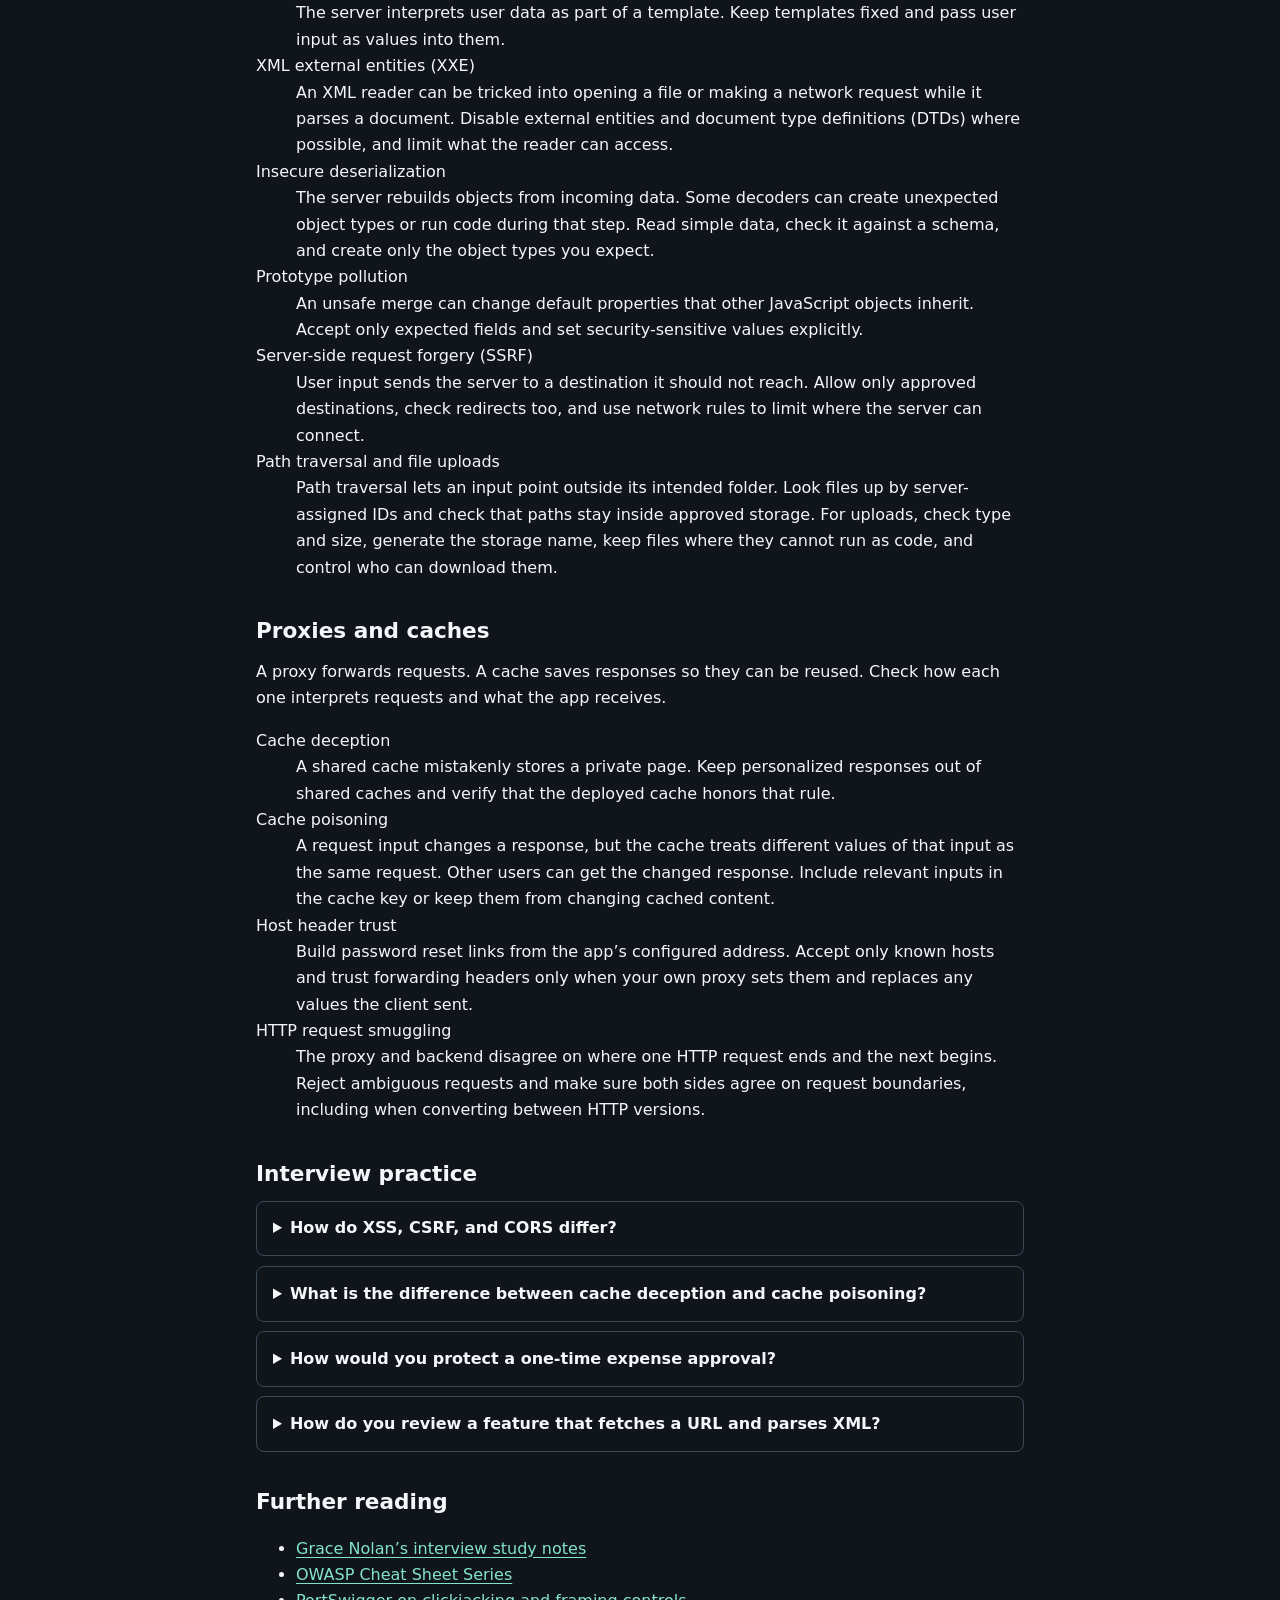
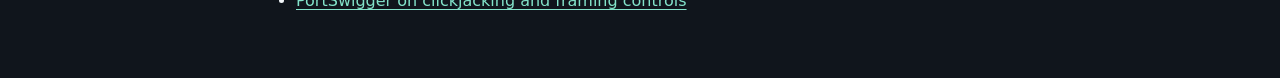
<file: web.html>
<!doctype html>
<html lang="en">
<head>
<meta charset="utf-8">
<meta name="viewport" content="width=device-width, initial-scale=1">
<meta name="color-scheme" content="dark">
<title>Web Application Security | Security Interview Notes</title>
<link rel="stylesheet" href="styles.css">
</head>
<body>
<header class="masthead"><a class="brand" href="index.html"><span aria-hidden="true">S/</span> Security Interview Notes</a></header>
<main>
<article>
  <nav class="breadcrumb" aria-label="Breadcrumb"><a href="index.html">Study map</a></nav>
  <h1>Web Application Security</h1>
  <section><h2>Quick refresher</h2>
    <p>Follow the data. Where did it come from? Which component trusts it? What does that component do with it? A useful interview answer names the failed check, the impact, and the fix.</p>
    <nav aria-label="Chapter sections"><ul>
      <li><a href="#browser">Browser and live connections</a></li>
      <li><a href="#identity">Sign-in, permissions, and APIs</a></li>
      <li><a href="#server">Server inputs and interpreters</a></li>
      <li><a href="#edge">Proxies and caches</a></li>
      <li><a href="#practice">Interview practice</a></li>
    </ul></nav>
  </section>
  <section class="worked"><h2>The expense app example</h2>
    <p>An employee writes a memo, uploads a receipt, and submits a claim. The browser should display the memo as plain text. The API should check who can read the claim. The server should store the receipt where it cannot run as code. The shared cache should never store the employee’s private claim.</p>
    <p>In a code review, follow each input from where it enters to where it is used. Check the proxy and cache settings too, since those rules can live outside the app.</p>
  </section>
  <section id="browser"><h2>Browser and live connections</h2><dl>
    <dt>Same-origin policy and CORS</dt><dd>An origin is the combination of scheme, host, and port. The same-origin policy usually stops a script from reading responses from a different origin. CORS lets the API tell the browser which other origins are allowed to read its responses.
      <p><strong>Example.</strong> A script on <code>https://expenses.example</code> can read its own site’s responses. <code>https://api.expenses.example</code> is a different origin because the host differs. The API can use CORS to allow the expense site to read the response. The API still checks the user’s session and claim permissions. For requests with cookies, allow only explicitly trusted origins.</p></dd>
    <dt>Cross-site scripting (XSS)</dt><dd>The browser runs untrusted content as code in your site. That content can come from a response, a saved memo, or JavaScript that builds the page. Display plain text with safe text APIs, encode data for the place it is inserted, and use an HTML sanitizer when users need to submit rich text.</dd>
    <dt>DOM-based bugs</dt><dd>Page JavaScript takes data from somewhere the browser can control, such as a URL or a message, and uses it in an unsafe way. For browser messages, check the sender’s origin and message format. Use a safe text API when displaying the message.</dd>
    <dt>Cross-site request forgery (CSRF)</dt><dd>A different site causes your browser to send an unwanted request using your existing session. The other site may be unable to read the response, but the action can still happen.
      <p><strong>Example.</strong> You’re signed in to the expense app. Another site causes your browser to request a change to your notification email. If the browser sends your session cookie and the app skips its CSRF check, the email could change. Protect actions that change data with a CSRF token or a framework-supported origin check. Use SameSite cookies as an extra layer.</p></dd>
    <dt>Clickjacking</dt><dd>A user clicks a real control through a deceptive interface. Set a Content Security Policy with a restrictive <code>frame-ancestors</code> directive on sensitive pages.</dd>
    <dt>WebSockets</dt><dd>A WebSocket keeps a connection open so the browser and server can send messages to each other at any time.
      <p><strong>Example.</strong> The expense app pushes a message when your claim is approved. At connection time, the server checks your session and, for cookie-based browser connections, the request’s origin. When you subscribe to a claim, the server checks whether you can see that specific claim. Check permissions for every subscription or action and limit message size and rate.</p></dd>
  </dl></section>
  <section id="identity"><h2>Sign-in, permissions, and APIs</h2><dl>
    <dt>Authentication and information disclosure</dt><dd>Review sign-in, account recovery, and multifactor authentication together. If login or reset messages differ for known and unknown users, they can reveal who has an account. Keep responses consistent, limit repeated attempts, and keep secrets and debug details out of anything you deploy.</dd>
    <dt>JWTs and OAuth</dt><dd>OAuth lets one app get limited access to something you control in another service. OpenID Connect adds a way to verify who signed in.
      <p><strong>Example.</strong> You let the expense app read receipt files from your cloud drive. You sign in at the drive provider and approve read access. The expense app receives an access token with that permission and uses it to call the drive API. It can read what you granted, while your password stays with the provider.</p>
      <p>A JWT is a format a token can use. Anyone holding a signed-only JWT can read its claims. Check the signature and claims such as issuer, audience, and expiry before trusting it. See <a href="authentication.html#web-sign-in">Authentication and token checks</a>.</p></dd>
    <dt>Access control</dt><dd>Check three things on the server. Can this user act on this specific claim? Does their role allow the action? Does the claim’s current state allow it? See the <a href="access-controls.html#web-permissions">web permissions checklist</a>.</dd>
    <dt>API inventory and GraphQL</dt><dd>List the API routes, versions, inputs, allowed roles, and what each operation changes. In GraphQL, the schema describes which data and operations exist. Check which records and fields the user can access where the data is fetched, and limit expensive queries.</dd>
    <dt>Race conditions</dt><dd>Two requests can both see that a claim is pending before either marks it approved. Make the check and update one atomic operation, so only one approval succeeds. Test with two simultaneous requests.</dd>
  </dl></section>
  <section id="server"><h2>Server inputs and interpreters</h2>
    <p>When the server passes user input to another component, check whether that component treats it as data or as instructions. Limit what the component can access if a check fails.</p>
    <dl>
      <dt>SQL injection</dt><dd>User input changes what a database query does. Pass user values as query parameters. For options like sort columns, choose from a fixed list.</dd>
      <dt>OS command injection</dt><dd>User input changes what command the server runs. Use a library when possible. If you need a program, call a fixed executable directly without a shell, validate its arguments, and give it limited permissions.</dd>
      <dt>Server-side template injection (SSTI)</dt><dd>The server interprets user data as part of a template. Keep templates fixed and pass user input as values into them.</dd>
      <dt>XML external entities (XXE)</dt><dd>An XML reader can be tricked into opening a file or making a network request while it parses a document. Disable external entities and document type definitions (DTDs) where possible, and limit what the reader can access.</dd>
      <dt>Insecure deserialization</dt><dd>The server rebuilds objects from incoming data. Some decoders can create unexpected object types or run code during that step. Read simple data, check it against a schema, and create only the object types you expect.</dd>
      <dt>Prototype pollution</dt><dd>An unsafe merge can change default properties that other JavaScript objects inherit. Accept only expected fields and set security-sensitive values explicitly.</dd>
      <dt>Server-side request forgery (SSRF)</dt><dd>User input sends the server to a destination it should not reach. Allow only approved destinations, check redirects too, and use network rules to limit where the server can connect.</dd>
      <dt>Path traversal and file uploads</dt><dd>Path traversal lets an input point outside its intended folder. Look files up by server-assigned IDs and check that paths stay inside approved storage. For uploads, check type and size, generate the storage name, keep files where they cannot run as code, and control who can download them.</dd>
    </dl>
  </section>
  <section id="edge"><h2>Proxies and caches</h2>
    <p>A proxy forwards requests. A cache saves responses so they can be reused. Check how each one interprets requests and what the app receives.</p>
    <dl>
      <dt>Cache deception</dt><dd>A shared cache mistakenly stores a private page. Keep personalized responses out of shared caches and verify that the deployed cache honors that rule.</dd>
      <dt>Cache poisoning</dt><dd>A request input changes a response, but the cache treats different values of that input as the same request. Other users can get the changed response. Include relevant inputs in the cache key or keep them from changing cached content.</dd>
      <dt>Host header trust</dt><dd>Build password reset links from the app’s configured address. Accept only known hosts and trust forwarding headers only when your own proxy sets them and replaces any values the client sent.</dd>
      <dt>HTTP request smuggling</dt><dd>The proxy and backend disagree on where one HTTP request ends and the next begins. Reject ambiguous requests and make sure both sides agree on request boundaries, including when converting between HTTP versions.</dd>
    </dl>
  </section>
  <section id="practice"><h2>Interview practice</h2>
    <details><summary>How do XSS, CSRF, and CORS differ?</summary><p>XSS puts untrusted code in a trusted origin. CSRF causes an authenticated browser to send an unintended action. CORS is a browser mechanism that allows selected cross-origin reads. I would trace script execution, request credentials, and response visibility separately.</p></details>
    <details><summary>What is the difference between cache deception and cache poisoning?</summary><p>Deception exposes a private response through a shared cache. Poisoning changes a response the shared cache can serve to others. I would review what the cache stores and which request inputs define its key.</p></details>
    <details><summary>How would you protect a one-time expense approval?</summary><p>Authorize the approver and enforce the transition from pending to approved in one atomic update. Verify duplicate approvals cause at most one transition and one downstream event.</p></details>
    <details><summary>How do you review a feature that fetches a URL and parses XML?</summary><p>Control where the fetcher can connect, enforce outbound isolation, and configure the parser so it cannot resolve external resources. Verify each control at its own boundary.</p></details>
  </section>
  <section><h2>Further reading</h2><ul><li><a href="https://github.com/gracenolan/Notes/blob/master/interview-study-notes-for-security-engineering.md#web-application">Grace Nolan’s interview study notes</a></li><li><a href="https://cheatsheetseries.owasp.org/">OWASP Cheat Sheet Series</a></li><li><a href="https://portswigger.net/web-security/clickjacking">PortSwigger on clickjacking and framing controls</a></li></ul></section>
</article>
</main>
</body>
</html>
</file>
<file: styles.css>
:root {
  color-scheme: dark;
  --background: #10151c;
  --panel: #18222d;
  --line: #394958;
  --text: #f3f7fa;
  --muted: #bbc8d2;
  --accent: #83e3ca;
  --ai: #c4aaff;
  font: 100%/1.65 system-ui, sans-serif;
}
* { box-sizing: border-box; }
body { margin: 0; background: var(--background); color: var(--text); }
a { color: var(--accent); text-underline-offset: .2em; }
a:focus-visible, summary:focus-visible { outline: 3px solid var(--accent); outline-offset: 4px; }
.masthead { border-bottom: 1px solid var(--line); padding: 1rem max(1.25rem, calc((100% - 72rem) / 2)); }
.brand { color: var(--text); text-decoration: none; font-weight: 700; }
.brand span { color: var(--accent); font-family: ui-monospace, monospace; margin-right: .5rem; }
main { max-width: 74.5rem; padding: 0 1.25rem; margin: auto; }
.intro {
  text-align: center;
  padding: clamp(2rem, 7vw, 5rem) 1rem 1.75rem;
  background: radial-gradient(ellipse at 50% 0%, #1c363c 0%, transparent 68%);
}
.eyebrow { color: var(--accent); font-size: .875rem; font-weight: 700; letter-spacing: .11em; text-transform: uppercase; }
h1 { font-size: clamp(2.1rem, 6vw, 4.5rem); line-height: 1.08; margin: .4em 0; letter-spacing: -.045em; }
.intro p:last-child, footer { color: var(--muted); }
.branches { display: grid; grid-template-columns: minmax(0, 3fr) minmax(13rem, 1fr); gap: 1.2rem; position: relative; padding-top: 2rem; }
.branches::before { content: ""; position: absolute; height: 1rem; width: 50%; top: 0; left: 25%; border-top: 1px solid var(--line); border-inline: 1px solid var(--line); }
.branch { background: #141c24; border: 1px solid var(--line); border-radius: .875rem; padding: 1rem; }
.branch > .node { border-color: var(--accent); }
.ai { align-self: start; }
.ai > .node { border-color: var(--ai); }
.ai .node strong { color: var(--ai); }
.node {
  display: flex;
  flex-direction: column;
  justify-content: center;
  gap: .2rem;
  padding: .9rem 1rem;
  min-height: 5rem;
  border-radius: .6rem;
  border: 1px solid var(--line);
  background: var(--panel);
  color: var(--text);
  text-decoration: none;
}
.node:hover { border-color: var(--accent); background: #203039; }
.node strong { line-height: 1.25; }
.node span { color: var(--muted); font-size: .875rem; line-height: 1.4; }
.children { display: grid; grid-template-columns: repeat(3, minmax(0, 1fr)); gap: .65rem; margin: .75rem 0 0 .5rem; padding: .5rem 0 0 .75rem; border-left: 1px solid var(--line); }
footer { margin: 1.75rem 0; font-size: .875rem; }
article { max-width: 48rem; margin: 2.5rem auto 4rem; }
article section { margin-block: 2rem; }
article h1 { font-size: clamp(2.1rem, 5vw, 3.8rem); }
h2 { font-size: 1.35rem; margin: 0 0 .45rem; }
article p { margin: .65rem 0; }
.worked { background: var(--panel); border-left: 3px solid var(--accent); padding: 1rem 1.25rem; border-radius: 0 .5rem .5rem 0; }
details { border: 1px solid var(--line); border-radius: .5rem; padding: .85rem 1rem; margin-top: .6rem; }
summary { cursor: pointer; font-weight: 650; }
details p { color: var(--muted); }
@media (max-width: 52rem) { .children { grid-template-columns: repeat(2, minmax(0, 1fr)); } }
@media (max-width: 39rem) {
  .branches { grid-template-columns: 1fr; padding-top: 0; }
  .branches::before { display: none; }
}
@media (max-width: 27rem) { .children { grid-template-columns: 1fr; } }
</file>
